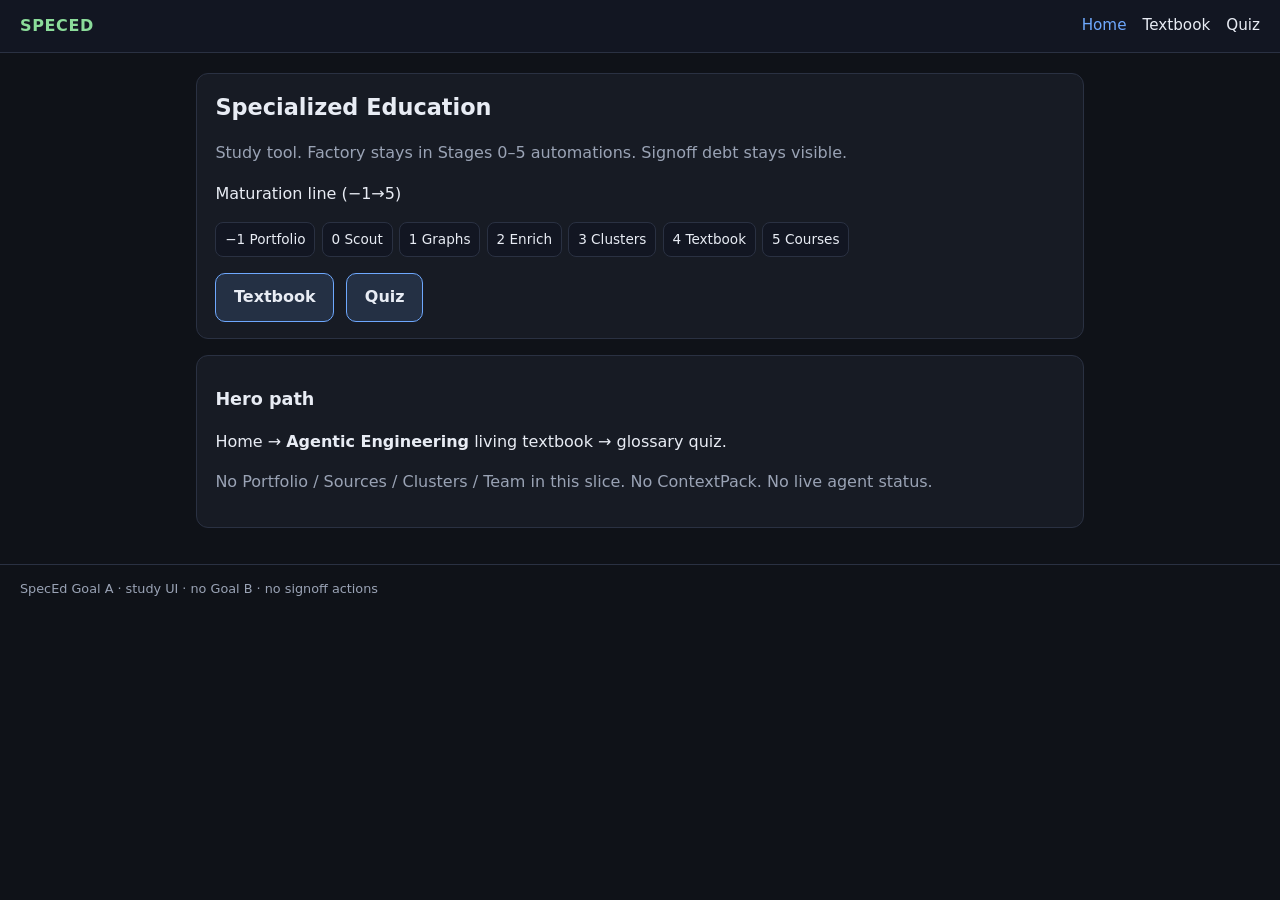
<file: index.html>
<!DOCTYPE html>
<html lang="en">
<head>
  <meta charset="utf-8" />
  <meta name="viewport" content="width=device-width, initial-scale=1" />
  <title>SpecEd — Home</title>
  <link rel="stylesheet" href="/public/app.css" />
</head>
<body>
  <header class="top">
    <a class="brand" href="/">SpecEd</a>
    <nav><a href="/" aria-current="page">Home</a><a href="/textbook">Textbook</a><a href="/quiz">Quiz</a></nav>
  </header>
  <main>
    <section class="card">
      <h1>Specialized Education</h1>
      <p class="muted">Study tool. Factory stays in Stages 0–5 automations. Signoff debt stays visible.</p>
      <p>Maturation line (−1→5)</p>
      <ol class="map" data-map="-1-to-5">
        <li>−1 Portfolio</li>
        <li>0 Scout</li>
        <li>1 Graphs</li>
        <li>2 Enrich</li>
        <li>3 Clusters</li>
        <li>4 Textbook</li>
        <li>5 Courses</li>
      </ol>
      <div class="ctas">
        <a class="cta" data-cta="textbook" href="/textbook">Textbook</a>
        <a class="cta" data-cta="quiz" href="/quiz">Quiz</a>
      </div>
    </section>
    <section class="card">
      <h2>Hero path</h2>
      <p>Home → <strong>Agentic Engineering</strong> living textbook → glossary quiz.</p>
      <p class="muted">No Portfolio / Sources / Clusters / Team in this slice. No ContextPack. No live agent status.</p>
    </section>
  </main>
  <footer>SpecEd Goal A · study UI · no Goal B · no signoff actions</footer>
</body>
</html>
</file>
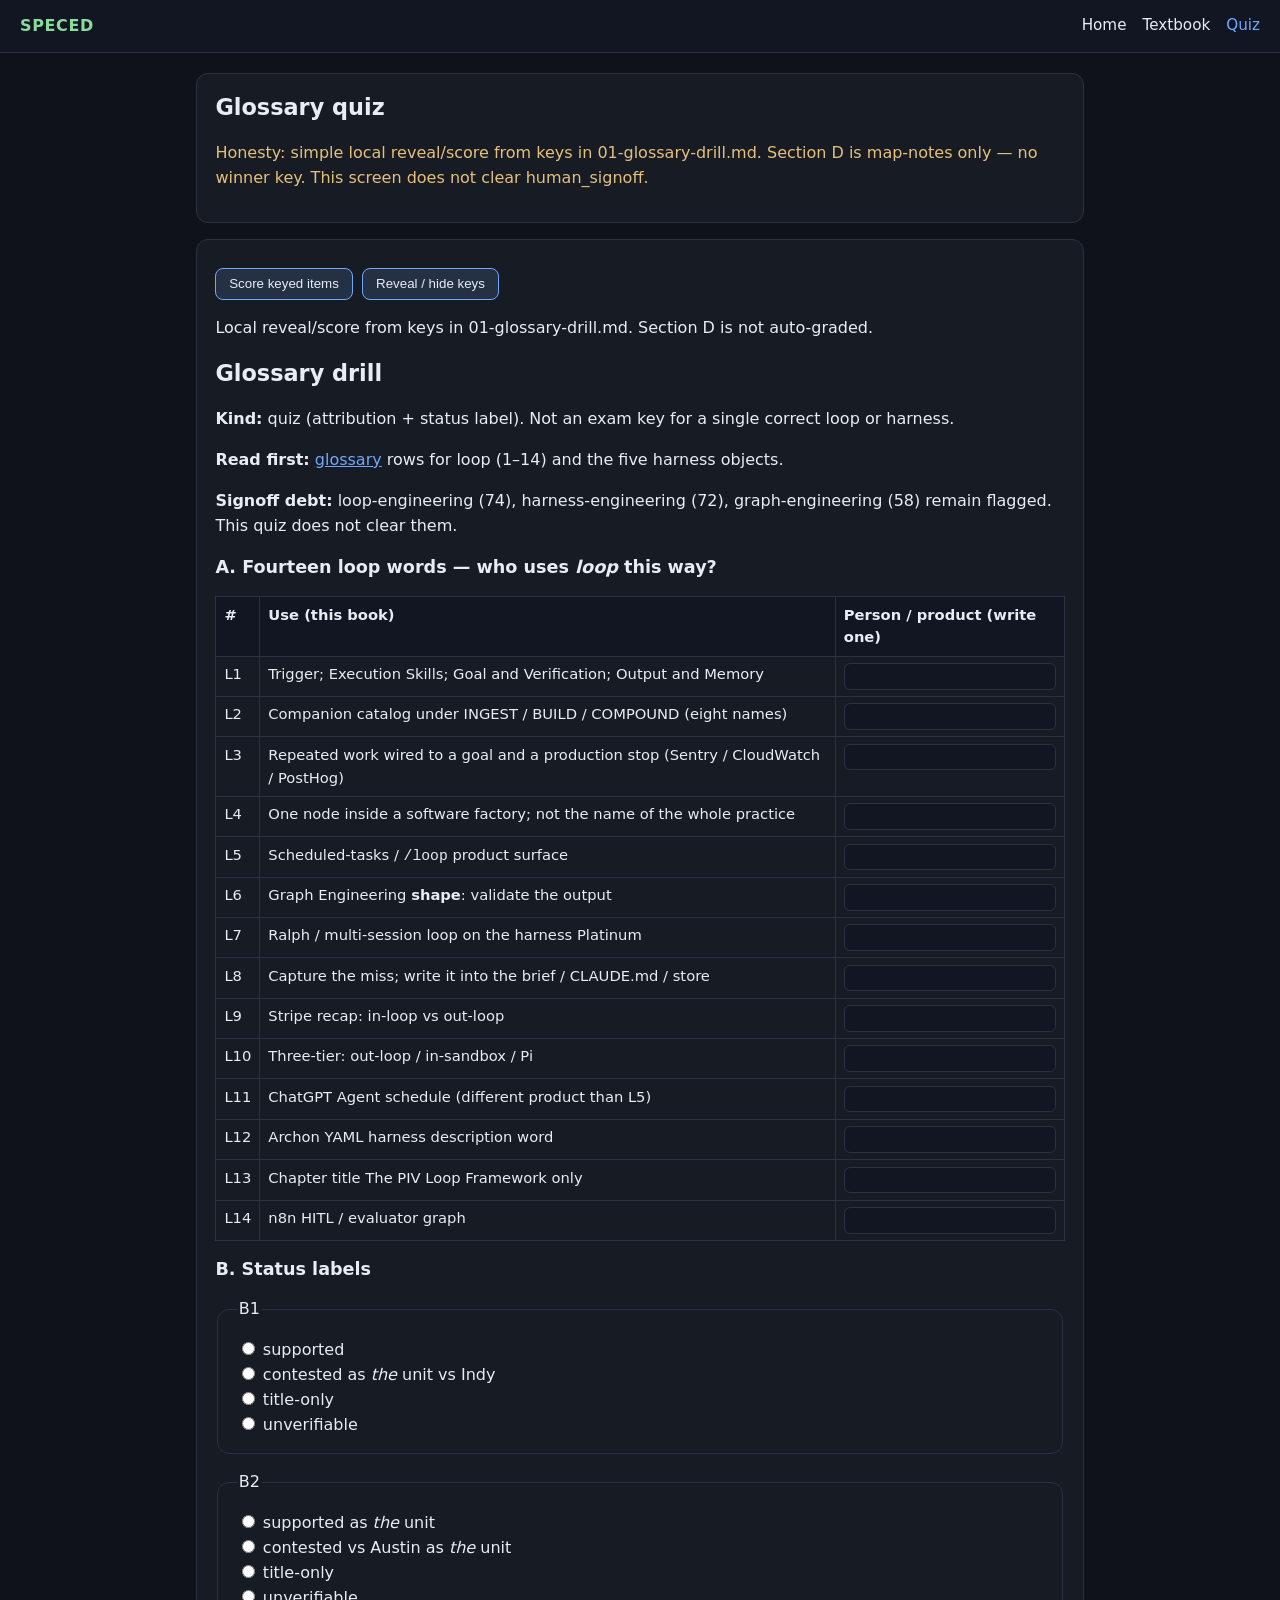
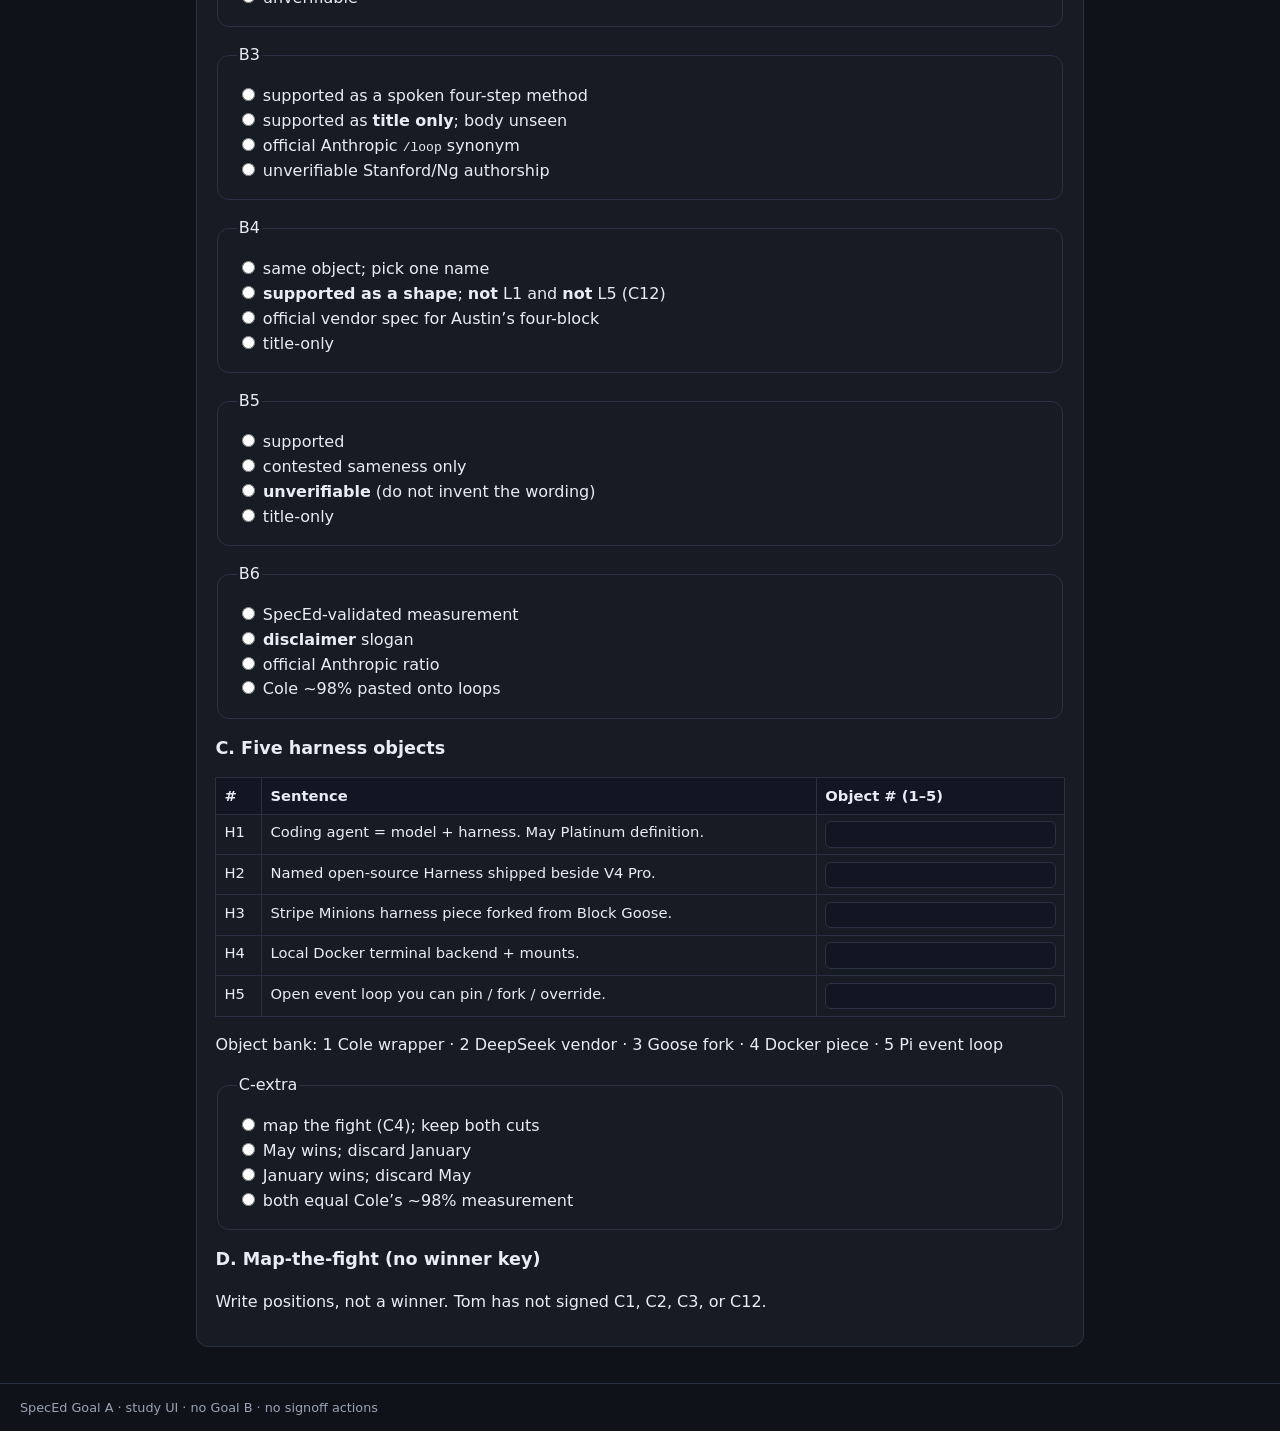
<file: quiz/index.html>
<!DOCTYPE html>
<html lang="en">
<head>
  <meta charset="utf-8" />
  <meta name="viewport" content="width=device-width, initial-scale=1" />
  <title>Quiz — Glossary drill</title>
  <link rel="stylesheet" href="/public/app.css" />
</head>
<body>
  <header class="top">
    <a class="brand" href="/">SpecEd</a>
    <nav><a href="/">Home</a><a href="/textbook">Textbook</a><a href="/quiz" aria-current="page">Quiz</a></nav>
  </header>
  <main>
    <section class="card">
      <h1>Glossary quiz</h1>
      <p class="warn" data-honesty="local-reveal-score">Honesty: simple local reveal/score from keys in 01-glossary-drill.md. Section D is map-notes only — no winner key. This screen does not clear human_signoff.</p>
    </section>
    <article class="card" data-quiz-source="01-glossary-drill.md">
    <div class="quiz-tools">
      <button type="button" id="quiz-score">Score keyed items</button>
      <button type="button" id="quiz-reveal">Reveal / hide keys</button>
    </div>
    <p id="quiz-result" data-honesty="local-reveal-score">Local reveal/score from keys in 01-glossary-drill.md. Section D is not auto-graded.</p>
    <aside id="quiz-keys" class="card muted" hidden>
      <h2>Answer keys (from the quiz markdown)</h2>
      <pre>See Score / Reveal on this page. Keys come from 01-glossary-drill.md.</pre>
    </aside>
    <script>window.SPECED_QUIZ_KEYS = {"L":{"L1":"Austin Marchese","L2":"Austin Marchese","L3":"BridgeMind","L4":"IndyDevDan","L5":"Anthropic","L6":"Austin Marchese (Graph Engineering)","L7":"Cole Medin","L8":"Austin Marchese","L9":"IndyDevDan (Stripe recap)","L10":"IndyDevDan (same person as L9, **different cut**)","L11":"Austin Marchese (ChatGPT Agent harvest)","L12":"Cole Medin (Archon description word)","L13":"Cole Medin (**title only** — do not unpack Plan / Implement / Verify)","L14":"Austin Marchese (n8n harvest)"},"B":{"B1":"supported","B2":"contested vs Austin as *the* unit","B3":"title only","B4":"supported as a shape; not L1 and not L5","B5":"unverifiable","B6":"disclaimer"},"H":{"H1":"1","H2":"2","H3":"3","H4":"4","H5":"5"},"extra":"map the fight (C4). No winner without Tom","hasKeys":true};</script>
    <script src="/public/quiz.js"></script>
  <h1>Glossary drill</h1>
<p><strong>Kind:</strong> quiz (attribution + status label). Not an exam key for a single correct loop or harness.</p>
<p><strong>Read first:</strong> <a href="/textbook/glossary">glossary</a> rows for loop (1–14) and the five harness objects.</p>
<p><strong>Signoff debt:</strong> loop-engineering (74), harness-engineering (72), graph-engineering (58) remain flagged. This quiz does not clear them.</p>
<h2>A. Fourteen loop words — who uses <em>loop</em> this way?</h2>
<table><thead><tr><th>#</th><th>Use (this book)</th><th>Person / product (write one)</th></tr></thead><tbody><tr><td>L1</td><td>Trigger; Execution Skills; Goal and Verification; Output and Memory</td><td><input type="text" data-quiz-id="L1" aria-label="L1" /></td></tr><tr><td>L2</td><td>Companion catalog under INGEST / BUILD / COMPOUND (eight names)</td><td><input type="text" data-quiz-id="L2" aria-label="L2" /></td></tr><tr><td>L3</td><td>Repeated work wired to a goal and a production stop (Sentry / CloudWatch / PostHog)</td><td><input type="text" data-quiz-id="L3" aria-label="L3" /></td></tr><tr><td>L4</td><td>One node inside a software factory; not the name of the whole practice</td><td><input type="text" data-quiz-id="L4" aria-label="L4" /></td></tr><tr><td>L5</td><td>Scheduled-tasks / <code>/loop</code> product surface</td><td><input type="text" data-quiz-id="L5" aria-label="L5" /></td></tr><tr><td>L6</td><td>Graph Engineering <strong>shape</strong>: validate the output</td><td><input type="text" data-quiz-id="L6" aria-label="L6" /></td></tr><tr><td>L7</td><td>Ralph / multi-session loop on the harness Platinum</td><td><input type="text" data-quiz-id="L7" aria-label="L7" /></td></tr><tr><td>L8</td><td>Capture the miss; write it into the brief / CLAUDE.md / store</td><td><input type="text" data-quiz-id="L8" aria-label="L8" /></td></tr><tr><td>L9</td><td>Stripe recap: in-loop vs out-loop</td><td><input type="text" data-quiz-id="L9" aria-label="L9" /></td></tr><tr><td>L10</td><td>Three-tier: out-loop / in-sandbox / Pi</td><td><input type="text" data-quiz-id="L10" aria-label="L10" /></td></tr><tr><td>L11</td><td>ChatGPT Agent schedule (different product than L5)</td><td><input type="text" data-quiz-id="L11" aria-label="L11" /></td></tr><tr><td>L12</td><td>Archon YAML harness description word</td><td><input type="text" data-quiz-id="L12" aria-label="L12" /></td></tr><tr><td>L13</td><td>Chapter title The PIV Loop Framework only</td><td><input type="text" data-quiz-id="L13" aria-label="L13" /></td></tr><tr><td>L14</td><td>n8n HITL / evaluator graph</td><td><input type="text" data-quiz-id="L14" aria-label="L14" /></td></tr></tbody></table>
<h2>B. Status labels</h2>
<fieldset class="card"><legend>B1</legend><label><input type="radio" name="B1" data-quiz-id="B1" value="supported" /> supported</label><br /><label><input type="radio" name="B1" data-quiz-id="B1" value="contested as *the* unit vs Indy" /> contested as <em>the</em> unit vs Indy</label><br /><label><input type="radio" name="B1" data-quiz-id="B1" value="title-only" /> title-only</label><br /><label><input type="radio" name="B1" data-quiz-id="B1" value="unverifiable" /> unverifiable</label></fieldset>
<fieldset class="card"><legend>B2</legend><label><input type="radio" name="B2" data-quiz-id="B2" value="supported as *the* unit" /> supported as <em>the</em> unit</label><br /><label><input type="radio" name="B2" data-quiz-id="B2" value="contested vs Austin as *the* unit" /> contested vs Austin as <em>the</em> unit</label><br /><label><input type="radio" name="B2" data-quiz-id="B2" value="title-only" /> title-only</label><br /><label><input type="radio" name="B2" data-quiz-id="B2" value="unverifiable" /> unverifiable</label></fieldset>
<fieldset class="card"><legend>B3</legend><label><input type="radio" name="B3" data-quiz-id="B3" value="supported as a spoken four-step method" /> supported as a spoken four-step method</label><br /><label><input type="radio" name="B3" data-quiz-id="B3" value="supported as title only; body unseen" /> supported as <strong>title only</strong>; body unseen</label><br /><label><input type="radio" name="B3" data-quiz-id="B3" value="official Anthropic `/loop` synonym" /> official Anthropic <code>/loop</code> synonym</label><br /><label><input type="radio" name="B3" data-quiz-id="B3" value="unverifiable Stanford/Ng authorship" /> unverifiable Stanford/Ng authorship</label></fieldset>
<fieldset class="card"><legend>B4</legend><label><input type="radio" name="B4" data-quiz-id="B4" value="same object; pick one name" /> same object; pick one name</label><br /><label><input type="radio" name="B4" data-quiz-id="B4" value="supported as a shape; not L1 and not L5 (C12)" /> <strong>supported as a shape</strong>; <strong>not</strong> L1 and <strong>not</strong> L5 (C12)</label><br /><label><input type="radio" name="B4" data-quiz-id="B4" value="official vendor spec for Austin’s four-block" /> official vendor spec for Austin’s four-block</label><br /><label><input type="radio" name="B4" data-quiz-id="B4" value="title-only" /> title-only</label></fieldset>
<fieldset class="card"><legend>B5</legend><label><input type="radio" name="B5" data-quiz-id="B5" value="supported" /> supported</label><br /><label><input type="radio" name="B5" data-quiz-id="B5" value="contested sameness only" /> contested sameness only</label><br /><label><input type="radio" name="B5" data-quiz-id="B5" value="unverifiable (do not invent the wording)" /> <strong>unverifiable</strong> (do not invent the wording)</label><br /><label><input type="radio" name="B5" data-quiz-id="B5" value="title-only" /> title-only</label></fieldset>
<fieldset class="card"><legend>B6</legend><label><input type="radio" name="B6" data-quiz-id="B6" value="SpecEd-validated measurement" /> SpecEd-validated measurement</label><br /><label><input type="radio" name="B6" data-quiz-id="B6" value="disclaimer slogan" /> <strong>disclaimer</strong> slogan</label><br /><label><input type="radio" name="B6" data-quiz-id="B6" value="official Anthropic ratio" /> official Anthropic ratio</label><br /><label><input type="radio" name="B6" data-quiz-id="B6" value="Cole ~98% pasted onto loops" /> Cole ~98% pasted onto loops</label></fieldset>
<h2>C. Five harness objects</h2>
<table><thead><tr><th>#</th><th>Sentence</th><th>Object # (1–5)</th></tr></thead><tbody><tr><td>H1</td><td>Coding agent = model + harness. May Platinum definition.</td><td><input type="text" data-quiz-id="H1" aria-label="H1" /></td></tr><tr><td>H2</td><td>Named open-source Harness shipped beside V4 Pro.</td><td><input type="text" data-quiz-id="H2" aria-label="H2" /></td></tr><tr><td>H3</td><td>Stripe Minions harness piece forked from Block Goose.</td><td><input type="text" data-quiz-id="H3" aria-label="H3" /></td></tr><tr><td>H4</td><td>Local Docker terminal backend + mounts.</td><td><input type="text" data-quiz-id="H4" aria-label="H4" /></td></tr><tr><td>H5</td><td>Open event loop you can pin / fork / override.</td><td><input type="text" data-quiz-id="H5" aria-label="H5" /></td></tr></tbody></table>
<p>Object bank: 1 Cole wrapper · 2 DeepSeek vendor · 3 Goose fork · 4 Docker piece · 5 Pi event loop</p>
<fieldset class="card"><legend>C-extra</legend><label><input type="radio" name="C-extra" data-quiz-id="C-extra" value="map the fight (C4); keep both cuts" /> map the fight (C4); keep both cuts</label><br /><label><input type="radio" name="C-extra" data-quiz-id="C-extra" value="May wins; discard January" /> May wins; discard January</label><br /><label><input type="radio" name="C-extra" data-quiz-id="C-extra" value="January wins; discard May" /> January wins; discard May</label><br /><label><input type="radio" name="C-extra" data-quiz-id="C-extra" value="both equal Cole’s ~98% measurement" /> both equal Cole’s ~98% measurement</label></fieldset>
<h2>D. Map-the-fight (no winner key)</h2>
<p>Write positions, not a winner. Tom has not signed C1, C2, C3, or C12.</p>
    </article>
  </main>
  <footer>SpecEd Goal A · study UI · no Goal B · no signoff actions</footer>
</body>
</html>
</file>
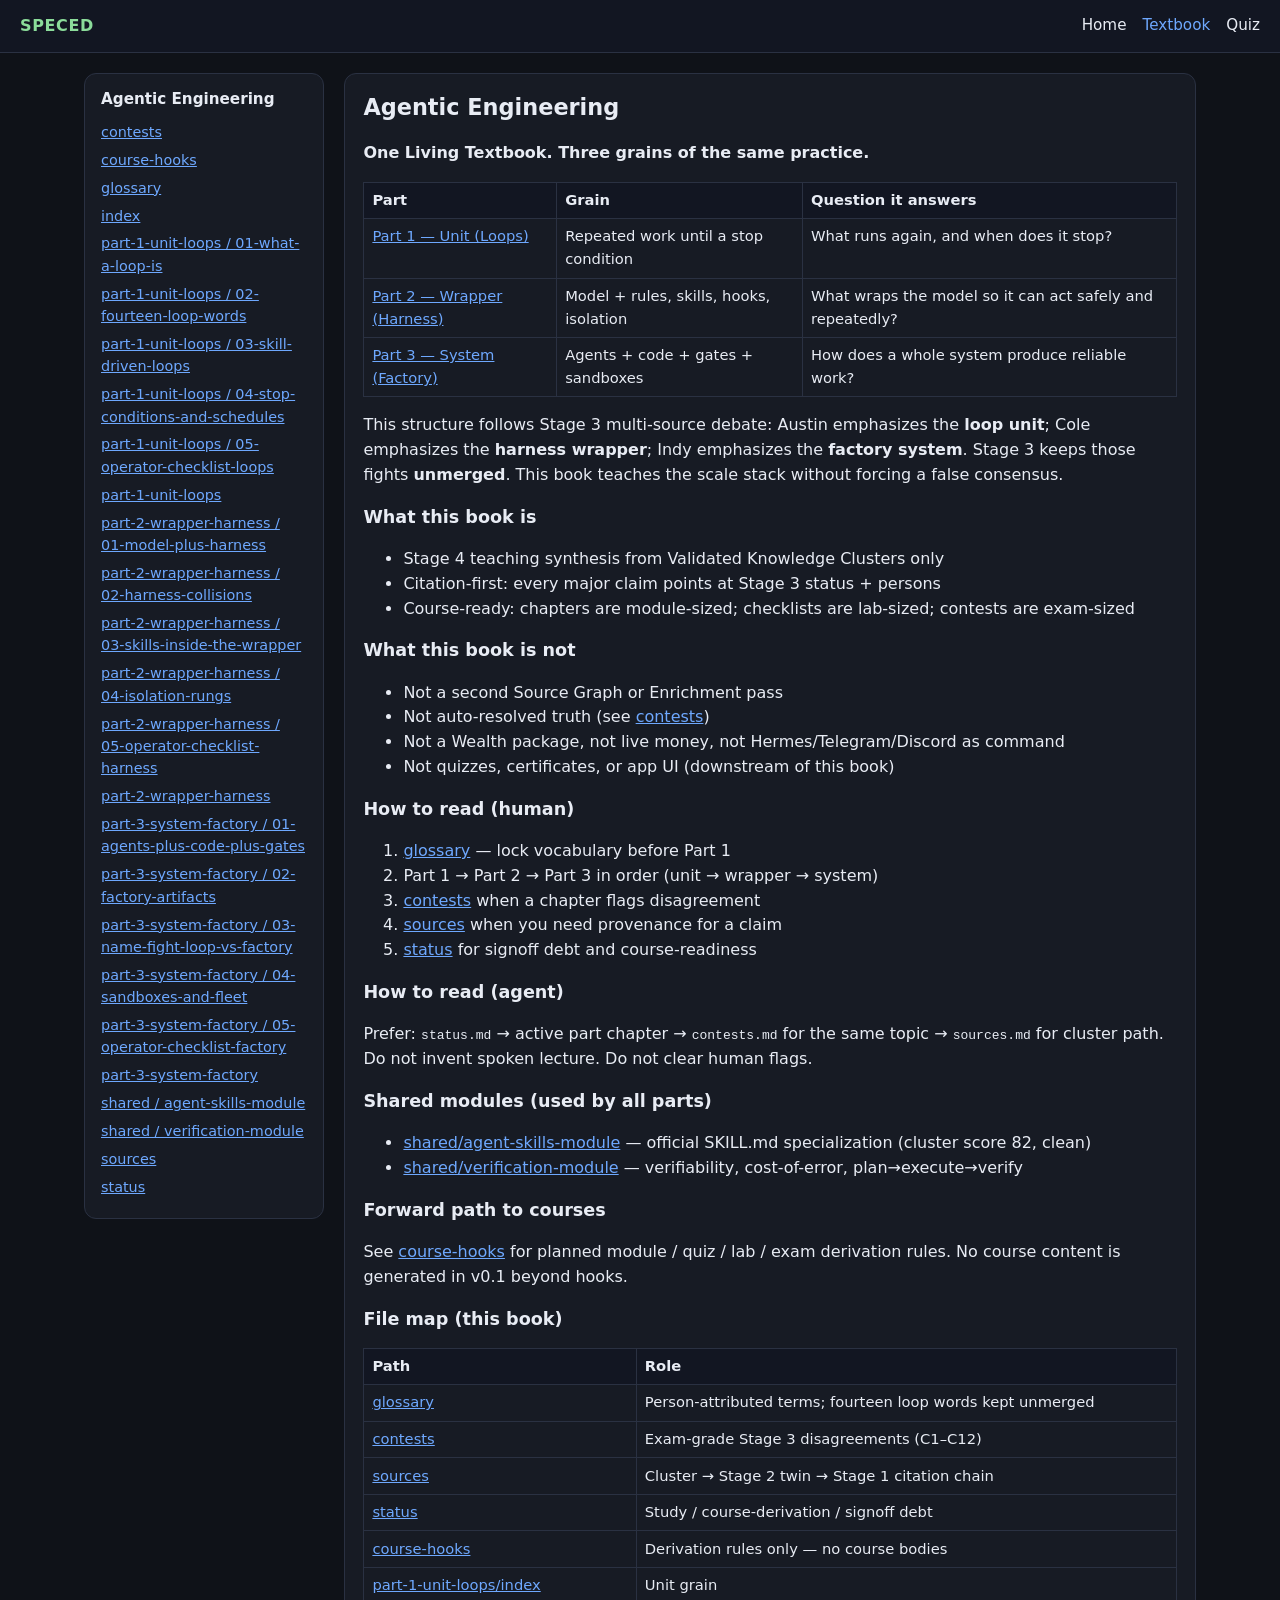
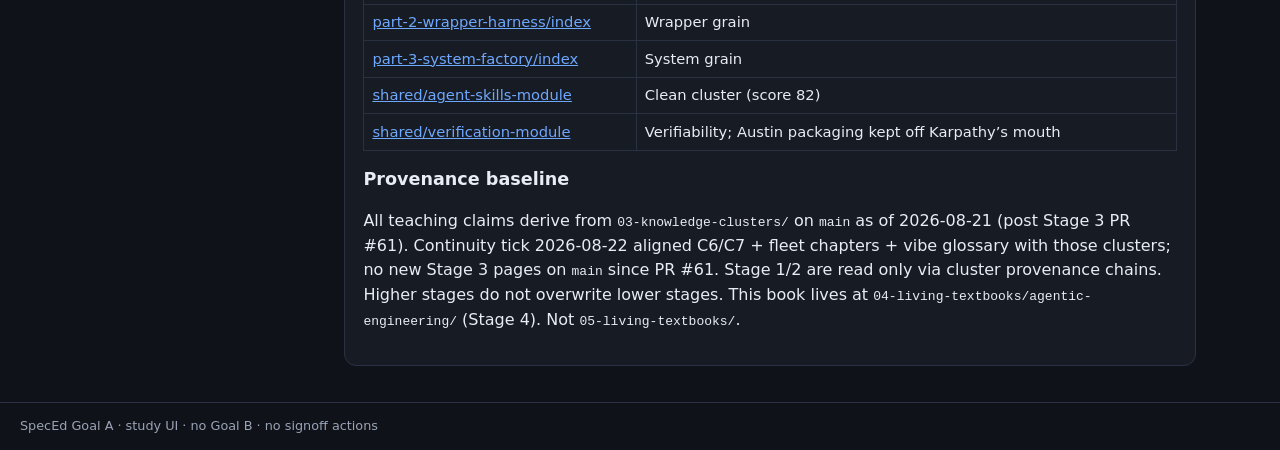
<file: textbook/index.html>
<!DOCTYPE html>
<html lang="en">
<head>
  <meta charset="utf-8" />
  <meta name="viewport" content="width=device-width, initial-scale=1" />
  <title>Textbook — index</title>
  <link rel="stylesheet" href="/public/app.css" />
</head>
<body>
  <header class="top">
    <a class="brand" href="/">SpecEd</a>
    <nav><a href="/">Home</a><a href="/textbook" aria-current="page">Textbook</a><a href="/quiz">Quiz</a></nav>
  </header>
  <main class="layout">
    <nav class="side" aria-label="Textbook"><h2>Agentic Engineering</h2><ul><li><a href="/textbook/contests">contests</a></li><li><a href="/textbook/course-hooks">course-hooks</a></li><li><a href="/textbook/glossary">glossary</a></li><li><a href="/textbook" aria-current="page">index</a></li><li><a href="/textbook/part-1-unit-loops/01-what-a-loop-is">part-1-unit-loops / 01-what-a-loop-is</a></li><li><a href="/textbook/part-1-unit-loops/02-fourteen-loop-words">part-1-unit-loops / 02-fourteen-loop-words</a></li><li><a href="/textbook/part-1-unit-loops/03-skill-driven-loops">part-1-unit-loops / 03-skill-driven-loops</a></li><li><a href="/textbook/part-1-unit-loops/04-stop-conditions-and-schedules">part-1-unit-loops / 04-stop-conditions-and-schedules</a></li><li><a href="/textbook/part-1-unit-loops/05-operator-checklist-loops">part-1-unit-loops / 05-operator-checklist-loops</a></li><li><a href="/textbook/part-1-unit-loops/index">part-1-unit-loops</a></li><li><a href="/textbook/part-2-wrapper-harness/01-model-plus-harness">part-2-wrapper-harness / 01-model-plus-harness</a></li><li><a href="/textbook/part-2-wrapper-harness/02-harness-collisions">part-2-wrapper-harness / 02-harness-collisions</a></li><li><a href="/textbook/part-2-wrapper-harness/03-skills-inside-the-wrapper">part-2-wrapper-harness / 03-skills-inside-the-wrapper</a></li><li><a href="/textbook/part-2-wrapper-harness/04-isolation-rungs">part-2-wrapper-harness / 04-isolation-rungs</a></li><li><a href="/textbook/part-2-wrapper-harness/05-operator-checklist-harness">part-2-wrapper-harness / 05-operator-checklist-harness</a></li><li><a href="/textbook/part-2-wrapper-harness/index">part-2-wrapper-harness</a></li><li><a href="/textbook/part-3-system-factory/01-agents-plus-code-plus-gates">part-3-system-factory / 01-agents-plus-code-plus-gates</a></li><li><a href="/textbook/part-3-system-factory/02-factory-artifacts">part-3-system-factory / 02-factory-artifacts</a></li><li><a href="/textbook/part-3-system-factory/03-name-fight-loop-vs-factory">part-3-system-factory / 03-name-fight-loop-vs-factory</a></li><li><a href="/textbook/part-3-system-factory/04-sandboxes-and-fleet">part-3-system-factory / 04-sandboxes-and-fleet</a></li><li><a href="/textbook/part-3-system-factory/05-operator-checklist-factory">part-3-system-factory / 05-operator-checklist-factory</a></li><li><a href="/textbook/part-3-system-factory/index">part-3-system-factory</a></li><li><a href="/textbook/shared/agent-skills-module">shared / agent-skills-module</a></li><li><a href="/textbook/shared/verification-module">shared / verification-module</a></li><li><a href="/textbook/sources">sources</a></li><li><a href="/textbook/status">status</a></li></ul></nav><article class="card" data-wiki-source="index.md"><h1>Agentic Engineering</h1>
<p><strong>One Living Textbook. Three grains of the same practice.</strong></p>
<table><thead><tr><th>Part</th><th>Grain</th><th>Question it answers</th></tr></thead><tbody><tr><td><a href="/textbook/part-1-unit-loops/index">Part 1 — Unit (Loops)</a></td><td>Repeated work until a stop condition</td><td>What runs again, and when does it stop?</td></tr><tr><td><a href="/textbook/part-2-wrapper-harness/index">Part 2 — Wrapper (Harness)</a></td><td>Model + rules, skills, hooks, isolation</td><td>What wraps the model so it can act safely and repeatedly?</td></tr><tr><td><a href="/textbook/part-3-system-factory/index">Part 3 — System (Factory)</a></td><td>Agents + code + gates + sandboxes</td><td>How does a whole system produce reliable work?</td></tr></tbody></table>
<p>This structure follows Stage 3 multi-source debate: Austin emphasizes the <strong>loop unit</strong>; Cole emphasizes the <strong>harness wrapper</strong>; Indy emphasizes the <strong>factory system</strong>. Stage 3 keeps those fights <strong>unmerged</strong>. This book teaches the scale stack without forcing a false consensus.</p>
<h2>What this book is</h2>
<ul>
<li>Stage 4 teaching synthesis from Validated Knowledge Clusters only</li>
<li>Citation-first: every major claim points at Stage 3 status + persons</li>
<li>Course-ready: chapters are module-sized; checklists are lab-sized; contests are exam-sized</li>
</ul>
<h2>What this book is not</h2>
<ul>
<li>Not a second Source Graph or Enrichment pass</li>
<li>Not auto-resolved truth (see <a href="/textbook/contests">contests</a>)</li>
<li>Not a Wealth package, not live money, not Hermes/Telegram/Discord as command</li>
<li>Not quizzes, certificates, or app UI (downstream of this book)</li>
</ul>
<h2>How to read (human)</h2>
<ol>
<li><a href="/textbook/glossary">glossary</a> — lock vocabulary before Part 1</li>
<li>Part 1 → Part 2 → Part 3 in order (unit → wrapper → system)</li>
<li><a href="/textbook/contests">contests</a> when a chapter flags disagreement</li>
<li><a href="/textbook/sources">sources</a> when you need provenance for a claim</li>
<li><a href="/textbook/status">status</a> for signoff debt and course-readiness</li>
</ol>
<h2>How to read (agent)</h2>
<p>Prefer: <code>status.md</code> → active part chapter → <code>contests.md</code> for the same topic → <code>sources.md</code> for cluster path. Do not invent spoken lecture. Do not clear human flags.</p>
<h2>Shared modules (used by all parts)</h2>
<ul>
<li><a href="/textbook/shared/agent-skills-module">shared/agent-skills-module</a> — official SKILL.md specialization (cluster score 82, clean)</li>
<li><a href="/textbook/shared/verification-module">shared/verification-module</a> — verifiability, cost-of-error, plan→execute→verify</li>
</ul>
<h2>Forward path to courses</h2>
<p>See <a href="/textbook/course-hooks">course-hooks</a> for planned module / quiz / lab / exam derivation rules. No course content is generated in v0.1 beyond hooks.</p>
<h2>File map (this book)</h2>
<table><thead><tr><th>Path</th><th>Role</th></tr></thead><tbody><tr><td><a href="/textbook/glossary">glossary</a></td><td>Person-attributed terms; fourteen loop words kept unmerged</td></tr><tr><td><a href="/textbook/contests">contests</a></td><td>Exam-grade Stage 3 disagreements (C1–C12)</td></tr><tr><td><a href="/textbook/sources">sources</a></td><td>Cluster → Stage 2 twin → Stage 1 citation chain</td></tr><tr><td><a href="/textbook/status">status</a></td><td>Study / course-derivation / signoff debt</td></tr><tr><td><a href="/textbook/course-hooks">course-hooks</a></td><td>Derivation rules only — no course bodies</td></tr><tr><td><a href="/textbook/part-1-unit-loops/index">part-1-unit-loops/index</a></td><td>Unit grain</td></tr><tr><td><a href="/textbook/part-2-wrapper-harness/index">part-2-wrapper-harness/index</a></td><td>Wrapper grain</td></tr><tr><td><a href="/textbook/part-3-system-factory/index">part-3-system-factory/index</a></td><td>System grain</td></tr><tr><td><a href="/textbook/shared/agent-skills-module">shared/agent-skills-module</a></td><td>Clean cluster (score 82)</td></tr><tr><td><a href="/textbook/shared/verification-module">shared/verification-module</a></td><td>Verifiability; Austin packaging kept off Karpathy’s mouth</td></tr></tbody></table>
<h2>Provenance baseline</h2>
<p>All teaching claims derive from <code>03-knowledge-clusters/</code> on <code>main</code> as of 2026-08-21 (post Stage 3 PR #61). Continuity tick 2026-08-22 aligned C6/C7 + fleet chapters + vibe glossary with those clusters; no new Stage 3 pages on <code>main</code> since PR #61. Stage 1/2 are read only via cluster provenance chains. Higher stages do not overwrite lower stages. This book lives at <code>04-living-textbooks/agentic-engineering/</code> (Stage 4). Not <code>05-living-textbooks/</code>.</p></article>
  </main>
  <footer>SpecEd Goal A · study UI · no Goal B · no signoff actions</footer>
</body>
</html>
</file>
<file: public/app.css>
:root {
  --bg: #0f1218;
  --card: #171b24;
  --text: #e8ecf4;
  --muted: #9aa3b5;
  --accent: #6ea8fe;
  --line: #2a3142;
  --mark: #8bdc9a;
  --warn: #e6c07b;
  --bad: #f07178;
}

* { box-sizing: border-box; }

body {
  margin: 0;
  font-family: "Segoe UI", system-ui, sans-serif;
  background: var(--bg);
  color: var(--text);
  line-height: 1.55;
  min-height: 100vh;
}

a { color: var(--accent); }
a:hover { text-decoration: underline; }

.top {
  display: flex;
  justify-content: space-between;
  align-items: center;
  gap: 1rem;
  padding: 0.85rem 1.25rem;
  border-bottom: 1px solid var(--line);
  background: #121622;
}

.brand {
  color: var(--mark);
  font-weight: 700;
  letter-spacing: 0.04em;
  text-transform: uppercase;
  text-decoration: none;
}

.top nav { display: flex; gap: 1rem; font-size: 0.95rem; }
.top nav a { text-decoration: none; color: var(--text); }
.top nav a[aria-current="page"] { color: var(--accent); }

main {
  max-width: 58rem;
  margin: 0 auto;
  padding: 1.25rem;
}

.layout {
  display: grid;
  grid-template-columns: 15rem 1fr;
  gap: 1.25rem;
  max-width: 72rem;
  margin: 0 auto;
  padding: 1.25rem;
}

.side {
  background: var(--card);
  border: 1px solid var(--line);
  border-radius: 12px;
  padding: 0.85rem 1rem;
  height: fit-content;
}

.side h2 { margin: 0 0 0.6rem; font-size: 0.95rem; }
.side ul { list-style: none; margin: 0; padding: 0; }
.side li { margin: 0.35rem 0; font-size: 0.9rem; }

.card {
  background: var(--card);
  border: 1px solid var(--line);
  border-radius: 12px;
  padding: 1rem 1.15rem;
  margin-bottom: 1rem;
}

h1 { margin: 0 0 0.6rem; font-size: 1.4rem; }
h2 { font-size: 1.1rem; }
.muted { color: var(--muted); }
.warn { color: var(--warn); }

.ctas {
  display: flex;
  gap: 0.75rem;
  flex-wrap: wrap;
  margin: 1rem 0 0;
}

.cta {
  display: inline-block;
  background: #243044;
  color: var(--text);
  text-decoration: none;
  border: 1px solid var(--accent);
  border-radius: 10px;
  padding: 0.7rem 1.1rem;
  font-weight: 650;
}

.cta:hover { background: #2c3a52; text-decoration: none; }

.map {
  display: flex;
  flex-wrap: wrap;
  gap: 0.4rem;
  padding: 0;
  margin: 0.75rem 0 0;
  list-style: none;
}

.map li {
  background: #121622;
  border: 1px solid var(--line);
  border-radius: 8px;
  padding: 0.35rem 0.55rem;
  font-size: 0.85rem;
}

article table {
  width: 100%;
  border-collapse: collapse;
  font-size: 0.92rem;
  margin: 0.8rem 0;
}

article th, article td {
  border: 1px solid var(--line);
  padding: 0.4rem 0.5rem;
  vertical-align: top;
}

article th { text-align: left; background: #121622; }

.quiz-tools {
  display: flex;
  gap: 0.6rem;
  flex-wrap: wrap;
  margin: 0.75rem 0 1rem;
}

button {
  background: #243044;
  color: var(--text);
  border: 1px solid var(--accent);
  border-radius: 8px;
  padding: 0.45rem 0.8rem;
  cursor: pointer;
}

input[type="text"] {
  width: 100%;
  background: #121622;
  color: var(--text);
  border: 1px solid var(--line);
  border-radius: 6px;
  padding: 0.3rem 0.4rem;
}

.ok { color: var(--mark); }
.no { color: var(--bad); }
#quiz-result { margin: 0.5rem 0 1rem; }

footer {
  padding: 0.85rem 1.25rem;
  border-top: 1px solid var(--line);
  color: var(--muted);
  font-size: 0.8rem;
}

@media (max-width: 800px) {
  .layout { grid-template-columns: 1fr; }
}
</file>
